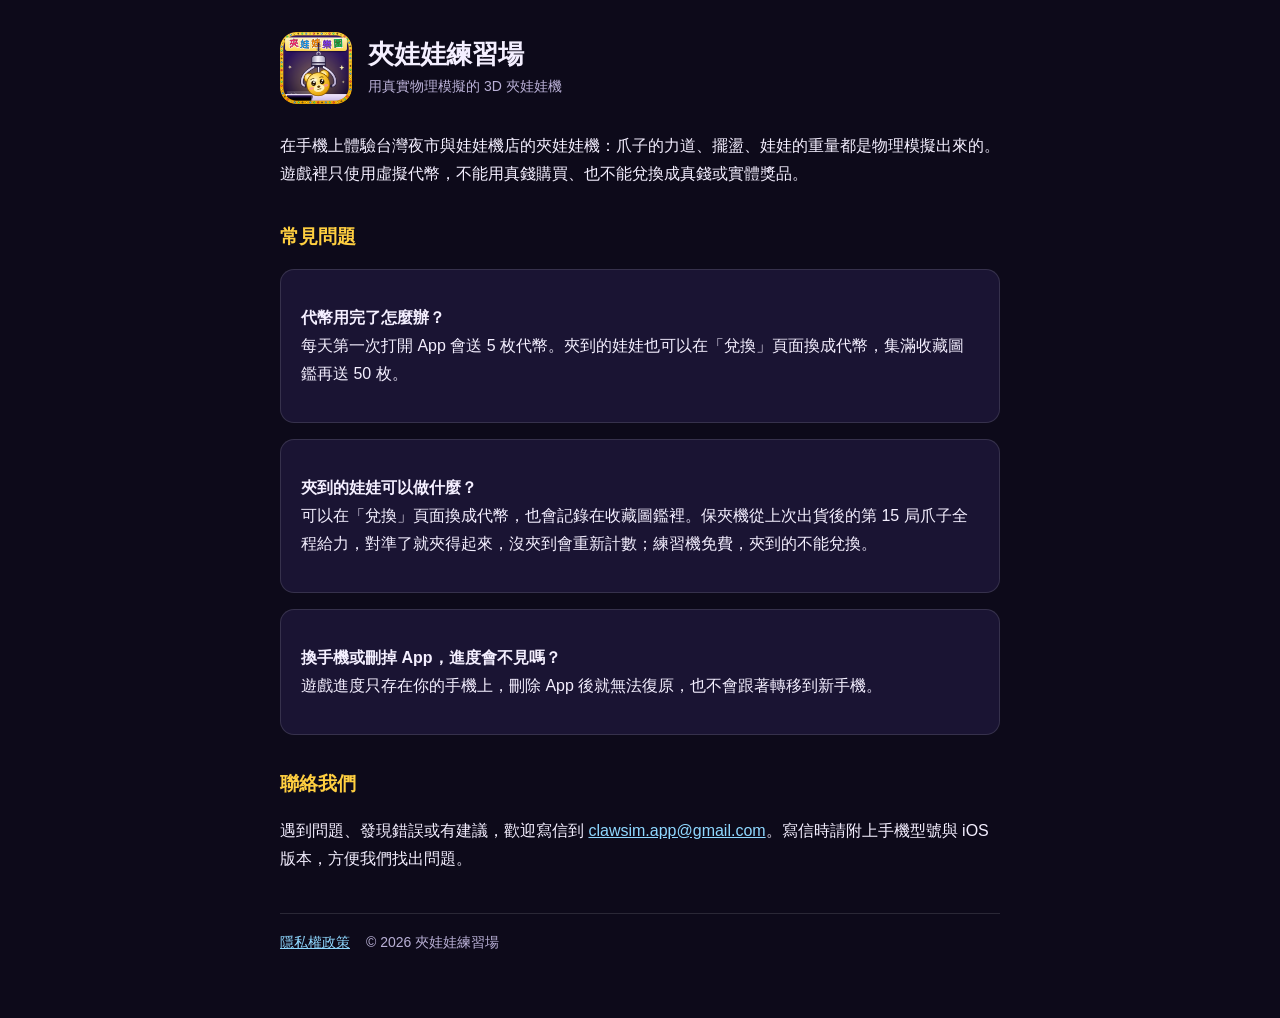
<file: index.html>
<!doctype html>
<html lang="zh-Hant">
<head>
<meta charset="utf-8">
<meta name="viewport" content="width=device-width, initial-scale=1">
<title>夾娃娃練習場｜支援</title>
<meta name="description" content="夾娃娃練習場 App 的支援與聯絡方式">
<link rel="stylesheet" href="style.css">
<link rel="icon" href="icon.png">
</head>
<body>
<main>
  <header>
    <img src="icon.png" alt="夾娃娃練習場的圖示">
    <div>
      <h1>夾娃娃練習場</h1>
      <p>用真實物理模擬的 3D 夾娃娃機</p>
    </div>
  </header>

  <p>在手機上體驗台灣夜市與娃娃機店的夾娃娃機：爪子的力道、擺盪、娃娃的重量都是物理模擬出來的。遊戲裡只使用虛擬代幣，不能用真錢購買、也不能兌換成真錢或實體獎品。</p>

  <h2>常見問題</h2>
  <div class="card">
    <p><b>代幣用完了怎麼辦？</b><br>每天第一次打開 App 會送 5 枚代幣。夾到的娃娃也可以在「兌換」頁面換成代幣，集滿收藏圖鑑再送 50 枚。</p>
  </div>
  <div class="card">
    <p><b>夾到的娃娃可以做什麼？</b><br>可以在「兌換」頁面換成代幣，也會記錄在收藏圖鑑裡。保夾機從上次出貨後的第 15 局爪子全程給力，對準了就夾得起來，沒夾到會重新計數；練習機免費，夾到的不能兌換。</p>
  </div>
  <div class="card">
    <p><b>換手機或刪掉 App，進度會不見嗎？</b><br>遊戲進度只存在你的手機上，刪除 App 後就無法復原，也不會跟著轉移到新手機。</p>
  </div>

  <h2>聯絡我們</h2>
  <p>遇到問題、發現錯誤或有建議，歡迎寫信到 <a href="mailto:clawsim.app@gmail.com">clawsim.app@gmail.com</a>。寫信時請附上手機型號與 iOS 版本，方便我們找出問題。</p>

  <nav><a href="privacy.html">隱私權政策</a><span class="dim">© 2026 夾娃娃練習場</span></nav>
</main>
</body>
</html>
</file>
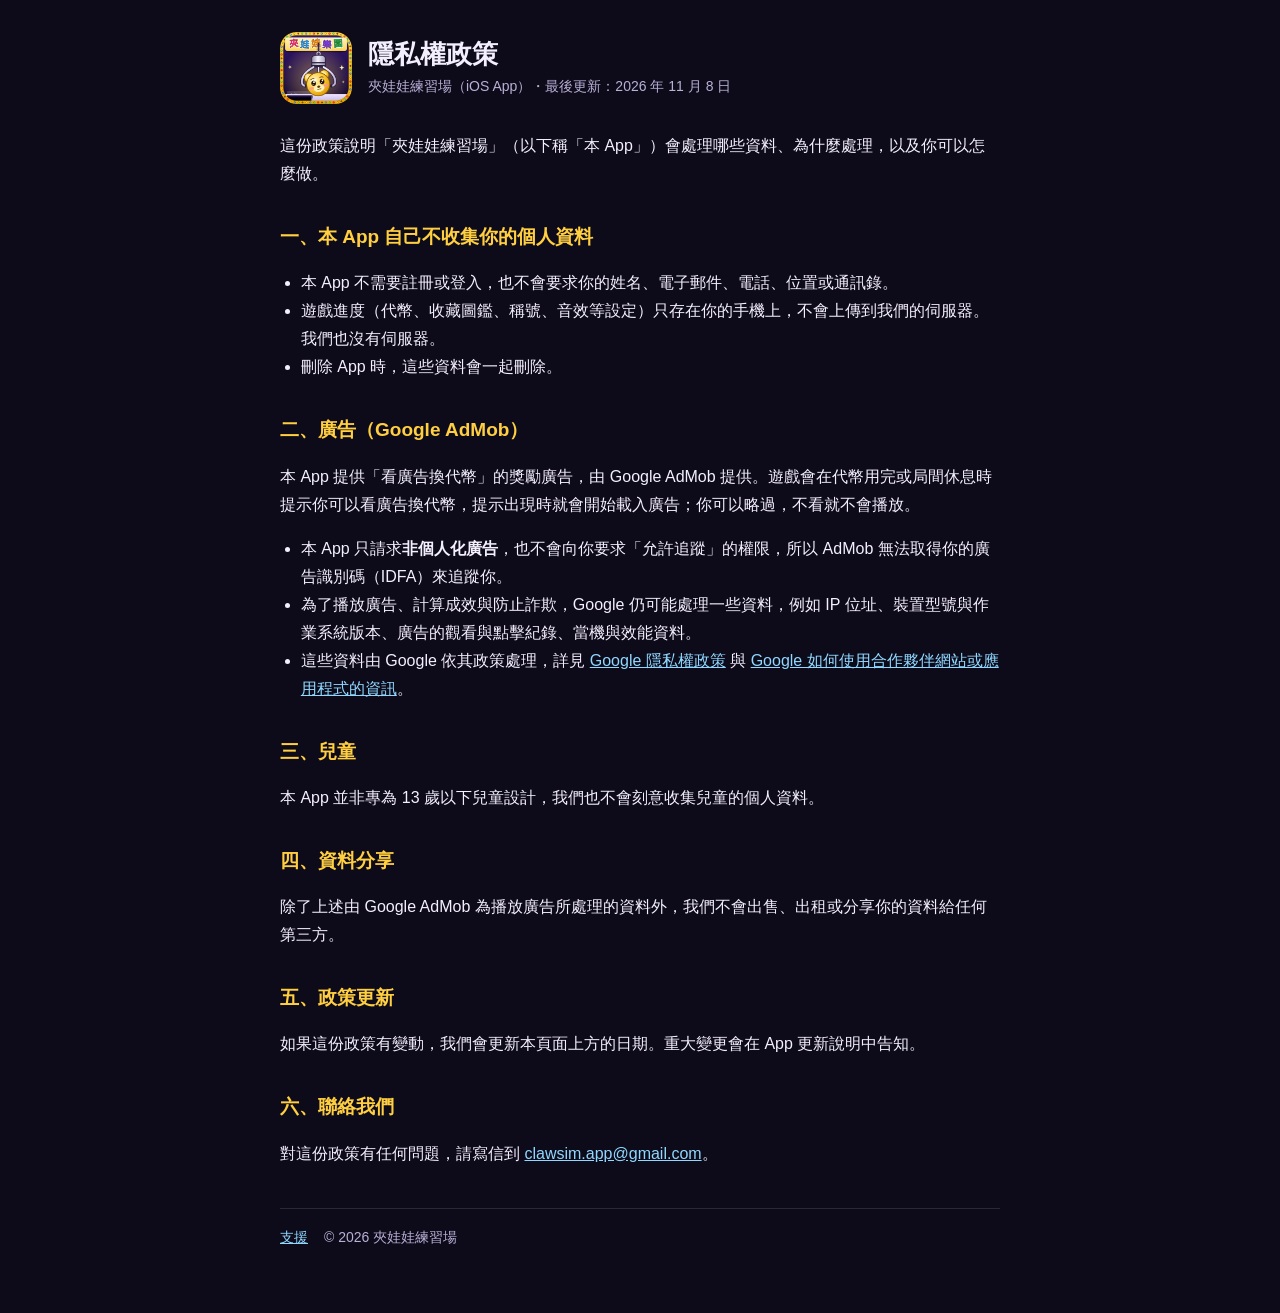
<file: privacy.html>
<!doctype html>
<html lang="zh-Hant">
<head>
<meta charset="utf-8">
<meta name="viewport" content="width=device-width, initial-scale=1">
<title>夾娃娃練習場｜隱私權政策</title>
<meta name="description" content="夾娃娃練習場 App 的隱私權政策">
<link rel="stylesheet" href="style.css">
<link rel="icon" href="icon.png">
</head>
<body>
<main>
  <header>
    <img src="icon.png" alt="夾娃娃練習場的圖示">
    <div>
      <h1>隱私權政策</h1>
      <p>夾娃娃練習場（iOS App）・最後更新：2026 年 11 月 8 日</p>
    </div>
  </header>

  <p>這份政策說明「夾娃娃練習場」（以下稱「本 App」）會處理哪些資料、為什麼處理，以及你可以怎麼做。</p>

  <h2>一、本 App 自己不收集你的個人資料</h2>
  <ul>
    <li>本 App 不需要註冊或登入，也不會要求你的姓名、電子郵件、電話、位置或通訊錄。</li>
    <li>遊戲進度（代幣、收藏圖鑑、稱號、音效等設定）只存在你的手機上，不會上傳到我們的伺服器。我們也沒有伺服器。</li>
    <li>刪除 App 時，這些資料會一起刪除。</li>
  </ul>

  <h2>二、廣告（Google AdMob）</h2>
  <p>本 App 提供「看廣告換代幣」的獎勵廣告，由 Google AdMob 提供。遊戲會在代幣用完或局間休息時提示你可以看廣告換代幣，提示出現時就會開始載入廣告；你可以略過，不看就不會播放。</p>
  <ul>
    <li>本 App 只請求<b>非個人化廣告</b>，也不會向你要求「允許追蹤」的權限，所以 AdMob 無法取得你的廣告識別碼（IDFA）來追蹤你。</li>
    <li>為了播放廣告、計算成效與防止詐欺，Google 仍可能處理一些資料，例如 IP 位址、裝置型號與作業系統版本、廣告的觀看與點擊紀錄、當機與效能資料。</li>
    <li>這些資料由 Google 依其政策處理，詳見 <a href="https://policies.google.com/privacy">Google 隱私權政策</a> 與 <a href="https://policies.google.com/technologies/partner-sites">Google 如何使用合作夥伴網站或應用程式的資訊</a>。</li>
  </ul>

  <h2>三、兒童</h2>
  <p>本 App 並非專為 13 歲以下兒童設計，我們也不會刻意收集兒童的個人資料。</p>

  <h2>四、資料分享</h2>
  <p>除了上述由 Google AdMob 為播放廣告所處理的資料外，我們不會出售、出租或分享你的資料給任何第三方。</p>

  <h2>五、政策更新</h2>
  <p>如果這份政策有變動，我們會更新本頁面上方的日期。重大變更會在 App 更新說明中告知。</p>

  <h2>六、聯絡我們</h2>
  <p>對這份政策有任何問題，請寫信到 <a href="mailto:clawsim.app@gmail.com">clawsim.app@gmail.com</a>。</p>

  <nav><a href="index.html">支援</a><span class="dim">© 2026 夾娃娃練習場</span></nav>
</main>
</body>
</html>
</file>
<file: style.css>
:root {
  --night: #0d0a1a;
  --card: #1a1433;
  --ink: #f4efff;
  --ink-dim: #b9b0d6;
  --gold: #ffcf40;
  --pink: #ff4f8b;
  --line: rgba(255, 255, 255, .12);
}
* { box-sizing: border-box; }
html { background: var(--night); color: var(--ink); }
body {
  margin: 0; padding: 32px 16px 64px;
  font: 16px/1.75 -apple-system, "PingFang TC", "Noto Sans TC", "Microsoft JhengHei", sans-serif;
}
main { max-width: 720px; margin: 0 auto; }
header { display: flex; align-items: center; gap: 16px; margin-bottom: 28px; }
header img { width: 72px; height: 72px; border-radius: 16px; flex: none; }
h1 { margin: 0; font-size: 26px; line-height: 1.3; }
header p { margin: 2px 0 0; color: var(--ink-dim); font-size: 14px; }
h2 { margin: 32px 0 8px; font-size: 19px; color: var(--gold); }
p, li { color: var(--ink); }
ul { padding-left: 1.3em; }
a { color: #8fd8ff; }
.card { background: var(--card); border: 1px solid var(--line); border-radius: 14px; padding: 18px 20px; margin: 16px 0; }
.dim { color: var(--ink-dim); font-size: 14px; }
nav { margin-top: 40px; padding-top: 16px; border-top: 1px solid var(--line); font-size: 14px; color: var(--ink-dim); }
nav a { margin-right: 16px; }
</file>
